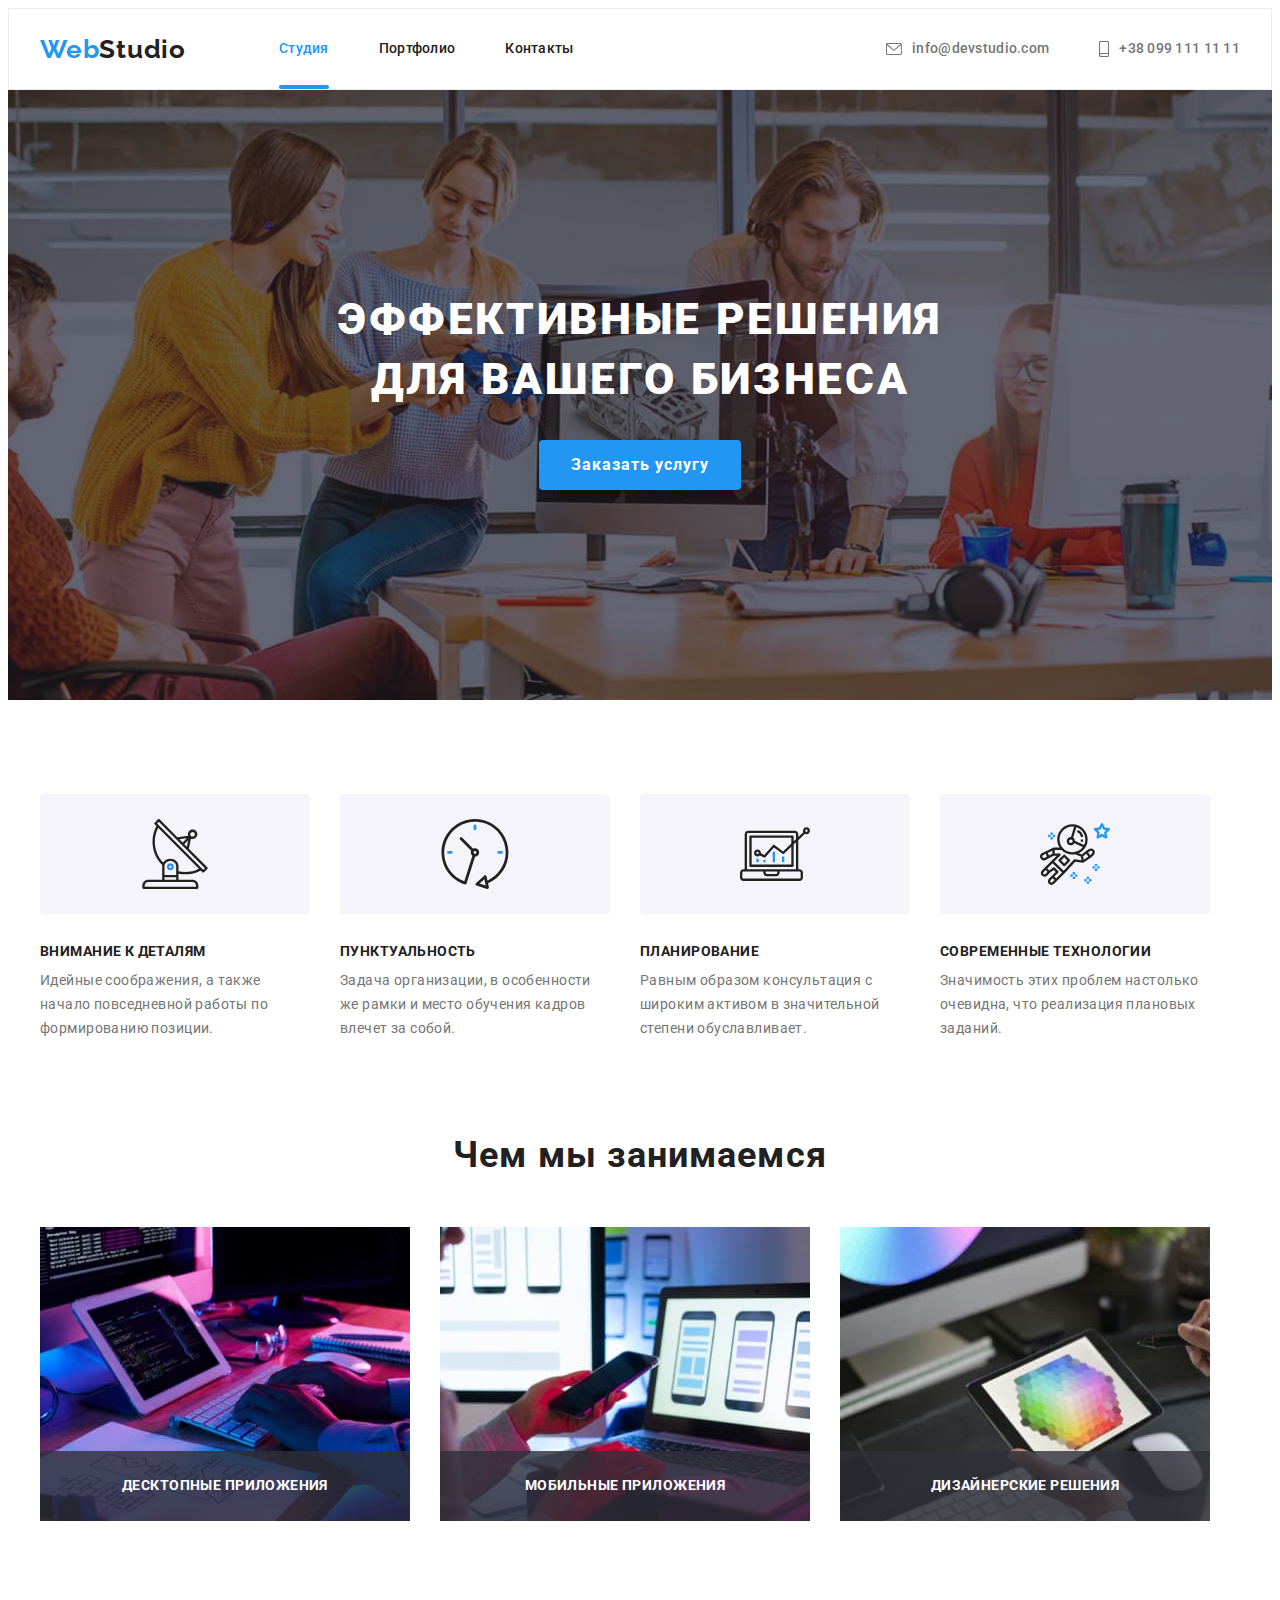
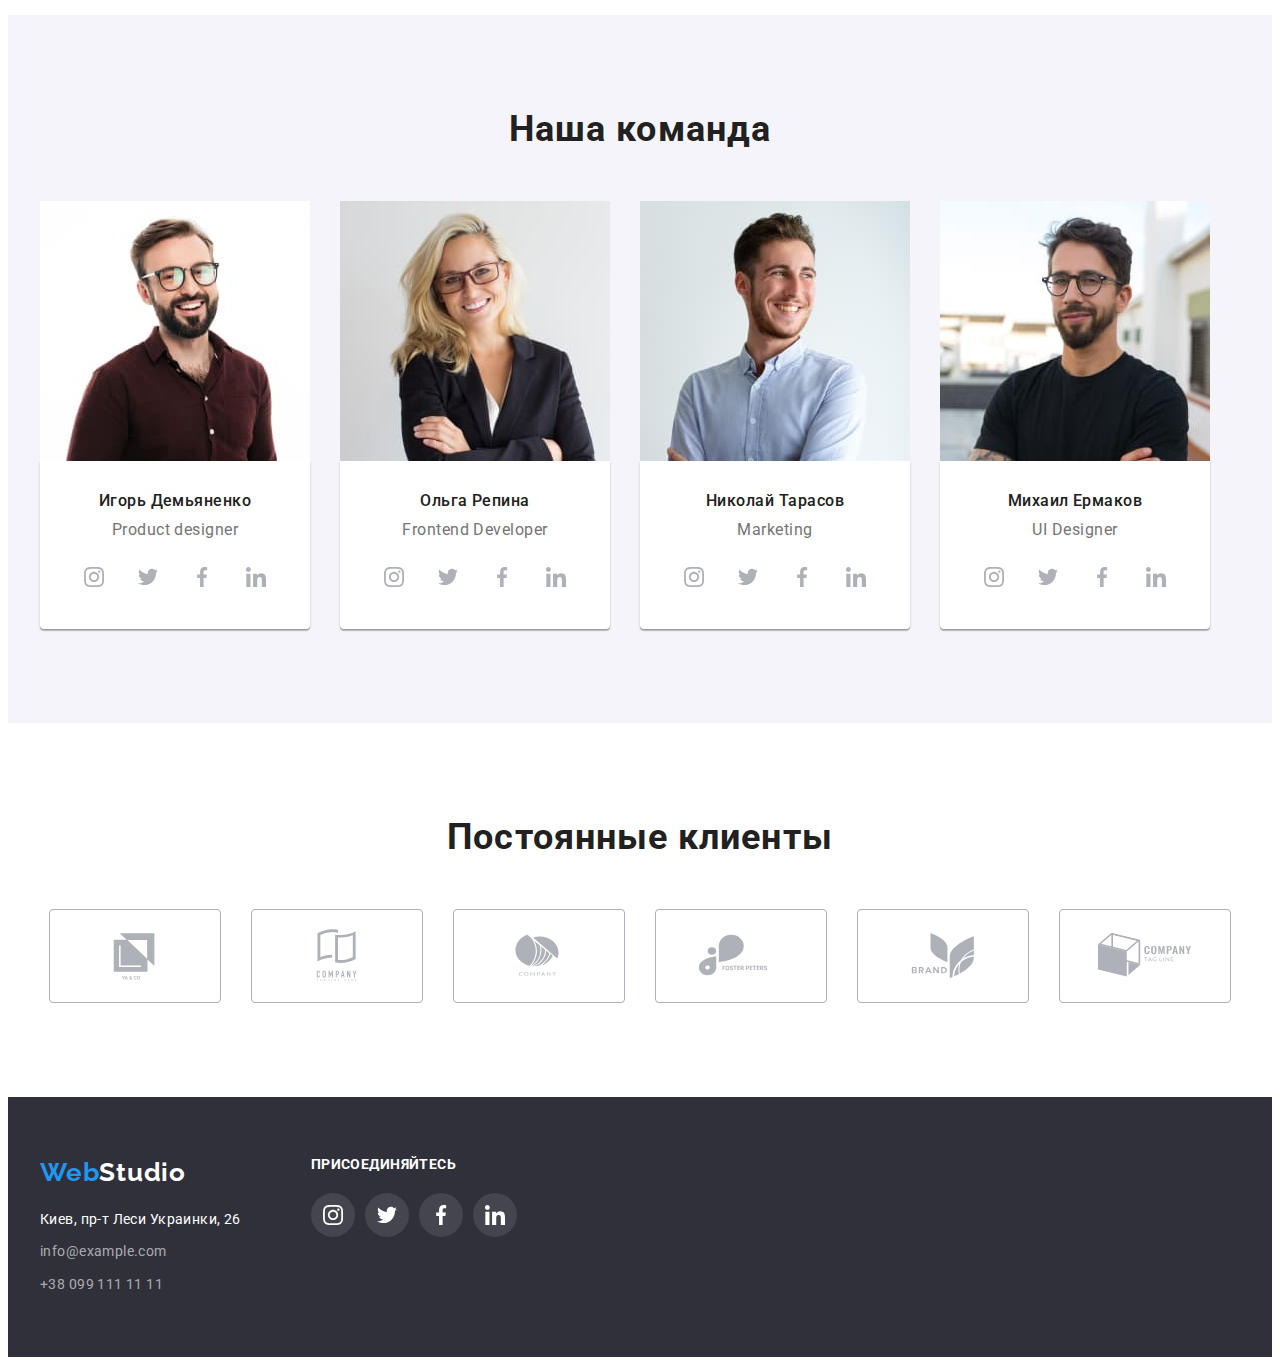
<file: index.html>
<!DOCTYPE html>
<html lang="ru">
  <head>
    <meta charset="UTF-8" />
    <meta http-equiv="X-UA-Compatible" content="IE=edge" />
    <meta name="viewport" content="width=device-width, initial-scale=1.0" />
    <title>WebStudio</title>
    <link rel="preconnect" href="https://fonts.googleapis.com" />
    <link rel="preconnect" href="https://fonts.gstatic.com" crossorigin />
    <link
      href="https://fonts.googleapis.com/css2?family=Raleway:wght@700&family=Roboto:wght@400;500;700;900&display=swap"
      rel="stylesheet"
    />
    <link
      rel="stylesheet"
      href="https://cdnjs.cloudflare.com/ajax/libs/modern-normalize/1.1.0/modern-normalize.min.css"
      integrity="sha512-wpPYUAdjBVSE4KJnH1VR1HeZfpl1ub8YT/NKx4PuQ5NmX2tKuGu6U/JRp5y+Y8XG2tV+wKQpNHVUX03MfMFn9Q=="
      crossorigin="anonymous"
      referrerpolicy="no-referrer"
    />
    <link rel="stylesheet" href="./css/styles.css" />
  </head>
  <body>
    <!-- Хедер -->
    <header class="header">
      <div class="container">
        <a class="header-logo" href="./index.html"
          ><span class="header-web">Web</span>Studio</a
        >
        <nav class="header-nav">
          <ul class="header-list">
            <li class="header-item">
              <a class="header-link current" href="./index.html">Студия</a>
            </li>
            <li class="header-item">
              <a class="header-link" href="./portfolio.html">Портфолио</a>
            </li>
            <li class="header-item">
              <a class="header-link" href="">Контакты</a>
            </li>
          </ul>
        </nav>
        <ul class="header-contacts">
          <li class="header-contacts-item">
            <a class="header-contacts-link" href="mailto:info@devstudio.com">
              <svg class="icon-mail icon" width="16px" height="12px">
                <use href="./images/icons.svg#icon-mail"></use>
              </svg>
              info@devstudio.com
            </a>
          </li>
          <li class="header-contacts-item">
            <a class="header-contacts-link" href="tel:+380991111111">
              <svg class="icon-phone icon" width="10px" height="16px">
                <use href="./images/icons.svg#icon-phone"></use>
              </svg>
              +38 099 111 11 11
            </a>
          </li>
        </ul>
      </div>
    </header>
    <main>
      <!-- Hero -->
      <section class="hero">
        <div class="container">
          <h1 class="hero-title">Эффективные решения для вашего бизнеса</h1>
          <button data-modal-open class="hero-btn" type="button">
            Заказать услугу
          </button>
        </div>
      </section>
      <!-- Наши преимущества -->
      <section class="benefits">
        <div class="container">
          <h2 class="visually-hidden">Наши преимущества</h2>
          <ul class="benefits-list">
            <li class="benefits-list-item">
              <div class="benefits-icon-container">
                <svg class="benefits-icon">
                  <use href="./images/icons.svg#antenna"></use>
                </svg>
              </div>
              <h3 class="benefits-list-title">Внимание к деталям</h3>
              <p class="benefits-list-text">
                Идейные соображения, а также начало повседневной работы по
                формированию позиции.
              </p>
            </li>
            <li class="benefits-list-item">
              <div class="benefits-icon-container">
                <svg class="benefits-icon">
                  <use href="./images/icons.svg#clock"></use>
                </svg>
              </div>
              <h3 class="benefits-list-title">Пунктуальность</h3>
              <p class="benefits-list-text">
                Задача организации, в особенности же рамки и место обучения
                кадров влечет за собой.
              </p>
            </li>
            <li class="benefits-list-item">
              <div class="benefits-icon-container">
                <svg class="benefits-icon">
                  <use href="./images/icons.svg#diagram"></use>
                </svg>
              </div>
              <h3 class="benefits-list-title">Планирование</h3>
              <p class="benefits-list-text">
                Равным образом консультация с широким активом в значительной
                степени обуславливает.
              </p>
            </li>
            <li class="benefits-list-item">
              <div class="benefits-icon-container">
                <svg class="benefits-icon">
                  <use href="./images/icons.svg#astronaut"></use>
                </svg>
              </div>
              <h3 class="benefits-list-title">Современные технологии</h3>
              <p class="benefits-list-text">
                Значимость этих проблем настолько очевидна, что реализация
                плановых заданий.
              </p>
            </li>
          </ul>
        </div>
      </section>
      <!-- Чем мы занимаемся -->
      <section class="cases">
        <div class="container">
          <h2 class="cases-title">Чем мы занимаемся</h2>
          <ul class="cases-list">
            <li class="cases-list-item">
              <img src="./images/code.jpg" alt="Написание кода" width="370" />
              <h3 class="cases-list-title">Десктопные приложения</h3>
            </li>
            <li class="cases-list-item">
              <img
                src="./images/app.jpg"
                alt="Поддержка мобильных приложений"
                width="370"
              />
              <h3 class="cases-list-title">Мобильные приложения</h3>
            </li>
            <li class="cases-list-item">
              <img src="./images/tablet.jpg" alt="Дизайн" width="370" />
              <h3 class="cases-list-title">Дизайнерские решения</h3>
            </li>
          </ul>
        </div>
      </section>
      <!-- Команда -->
      <section class="team">
        <div class="container">
          <h2 class="team-title">Наша команда</h2>
          <ul class="team-list">
            <li class="team-list-item">
              <img
                src="./images/ihor.jpg"
                alt="фото Игорь Демьяненко"
                width="270"
              />
              <div class="team-container">
                <h3 class="team-name">Игорь Демьяненко</h3>
                <p class="team-position">Product designer</p>
                <ul class="team-social-links">
                  <li class="team-social-item">
                    <a class="team-social-link" href="">
                      <svg class="team-icon">
                        <use href="./images/icons.svg#instagram"></use>
                      </svg>
                    </a>
                  </li>
                  <li class="team-social-item">
                    <a class="team-social-link" href="">
                      <svg class="team-icon">
                        <use href="./images/icons.svg#twitter"></use>
                      </svg>
                    </a>
                  </li>
                  <li class="team-social-item">
                    <a class="team-social-link" href="">
                      <svg class="team-icon">
                        <use href="./images/icons.svg#facebook"></use>
                      </svg>
                    </a>
                  </li>
                  <li class="team-social-item">
                    <a class="team-social-link" href="">
                      <svg class="team-icon">
                        <use href="./images/icons.svg#linkedin"></use>
                      </svg>
                    </a>
                  </li>
                </ul>
              </div>
            </li>

            <li class="team-list-item">
              <img
                src="./images/olha.jpg"
                alt="фото Ольга Репина"
                width="270"
              />
              <div class="team-container">
                <h3 class="team-name">Ольга Репина</h3>
                <p class="team-position">Frontend Developer</p>
                <ul class="team-social-links">
                  <li class="team-social-item">
                    <a class="team-social-link" href="">
                      <svg class="team-icon">
                        <use href="./images/icons.svg#instagram"></use>
                      </svg>
                    </a>
                  </li>
                  <li class="team-social-item">
                    <a class="team-social-link" href="">
                      <svg class="team-icon">
                        <use href="./images/icons.svg#twitter"></use>
                      </svg>
                    </a>
                  </li>
                  <li class="team-social-item">
                    <a class="team-social-link" href="">
                      <svg class="team-icon">
                        <use href="./images/icons.svg#facebook"></use>
                      </svg>
                    </a>
                  </li>
                  <li class="team-social-item">
                    <a class="team-social-link" href="">
                      <svg class="team-icon">
                        <use href="./images/icons.svg#linkedin"></use>
                      </svg>
                    </a>
                  </li>
                </ul>
              </div>
            </li>
            <li class="team-list-item">
              <img
                src="./images/mykola.jpg"
                alt="фото Николай Тарасов"
                width="270"
              />
              <div class="team-container">
                <h3 class="team-name">Николай Тарасов</h3>
                <p class="team-position">Marketing</p>
                <ul class="team-social-links">
                  <li class="team-social-item">
                    <a class="team-social-link" href="">
                      <svg class="team-icon">
                        <use href="./images/icons.svg#instagram"></use>
                      </svg>
                    </a>
                  </li>
                  <li class="team-social-item">
                    <a class="team-social-link" href="">
                      <svg class="team-icon">
                        <use href="./images/icons.svg#twitter"></use>
                      </svg>
                    </a>
                  </li>
                  <li class="team-social-item">
                    <a class="team-social-link" href="">
                      <svg class="team-icon">
                        <use href="./images/icons.svg#facebook"></use>
                      </svg>
                    </a>
                  </li>
                  <li class="team-social-item">
                    <a class="team-social-link" href="">
                      <svg class="team-icon">
                        <use href="./images/icons.svg#linkedin"></use>
                      </svg>
                    </a>
                  </li>
                </ul>
              </div>
            </li>
            <li class="team-list-item">
              <img
                src="./images/mykhailo.jpg"
                alt="фото Михаила Ермакова"
                width="270"
              />
              <div class="team-container">
                <h3 class="team-name">Михаил Ермаков</h3>
                <p class="team-position">UI Designer</p>
                <ul class="team-social-links">
                  <li class="team-social-item">
                    <a class="team-social-link" href="">
                      <svg class="team-icon">
                        <use href="./images/icons.svg#instagram"></use>
                      </svg>
                    </a>
                  </li>
                  <li class="team-social-item">
                    <a class="team-social-link" href="">
                      <svg class="team-icon">
                        <use href="./images/icons.svg#twitter"></use>
                      </svg>
                    </a>
                  </li>
                  <li class="team-social-item">
                    <a class="team-social-link" href="">
                      <svg class="team-icon">
                        <use href="./images/icons.svg#facebook"></use>
                      </svg>
                    </a>
                  </li>
                  <li class="team-social-item">
                    <a class="team-social-link" href="">
                      <svg class="team-icon">
                        <use href="./images/icons.svg#linkedin"></use>
                      </svg>
                    </a>
                  </li>
                </ul>
              </div>
            </li>
          </ul>
        </div>
      </section>
      <section class="clients">
        <div class="container">
          <h2 class="clients-title">Постоянные клиенты</h2>
          <ul class="clients-list">
            <li class="clients-list-item">
              <a class="clients-list-link" href="">
                <svg class="clients-icon">
                  <use href="./images/icons.svg#icon-yaco"></use>
                </svg>
              </a>
            </li>
            <li class="clients-list-item">
              <a class="clients-list-link" href="">
                <svg class="clients-icon">
                  <use href="./images/icons.svg#icon-tagline"></use>
                </svg>
              </a>
            </li>
            <li class="clients-list-item">
              <a class="clients-list-link" href="">
                <svg class="clients-icon">
                  <use href="./images/icons.svg#icon-company"></use>
                </svg>
              </a>
            </li>
            <li class="clients-list-item">
              <a class="clients-list-link" href="">
                <svg class="clients-icon">
                  <use href="./images/icons.svg#icon-foster"></use>
                </svg>
              </a>
            </li>
            <li class="clients-list-item">
              <a class="clients-list-link" href="">
                <svg class="clients-icon">
                  <use href="./images/icons.svg#icon-brand"></use>
                </svg>
              </a>
            </li>
            <li class="clients-list-item">
              <a class="clients-list-link" href="">
                <svg class="clients-icon">
                  <use href="./images/icons.svg#icon-cotagline"></use>
                </svg>
              </a>
            </li>
          </ul>
        </div>
      </section>
    </main>
    <!-- Футер -->
    <footer class="footer">
      <div class="container footer-container">
        <div class="logo-address">
          <a class="footer-logo" href="./index.html"
            ><span class="footer-web">Web</span>Studio</a
          >
          <address class="address">
            <ul class="address-list">
              <li class="address-item">
                <a
                  class="address-local-link"
                  href="https://goo.gl/maps/RKwU9FnVd64jDv186"
                  target="_blank"
                  rel="noopener noreferrer"
                  >Киев, пр-т Леси Украинки, 26</a
                >
              </li>
              <li class="address-item">
                <a class="address-web-link" href="mailto:info@example.com"
                  >info@example.com</a
                >
              </li>
              <li class="address-item">
                <a class="address-web-link" href="tel:+380991111111"
                  >+38 099 111 11 11</a
                >
              </li>
            </ul>
          </address>
        </div>
        <div class="footer-follow">
          <h2 class="title-follow">Присоединяйтесь</h2>
          <ul class="footer-social-links">
            <li class="footer-social-item">
              <a class="footer-social-link" href="">
                <svg class="footer-icon">
                  <use href="./images/icons.svg#instagram"></use>
                </svg>
              </a>
            </li>
            <li class="footer-social-item">
              <a class="footer-social-link" href="">
                <svg class="footer-icon">
                  <use href="./images/icons.svg#twitter"></use>
                </svg>
              </a>
            </li>
            <li class="footer-social-item">
              <a class="footer-social-link" href="">
                <svg class="footer-icon">
                  <use href="./images/icons.svg#facebook"></use>
                </svg>
              </a>
            </li>
            <li class="footer-social-item">
              <a class="footer-social-link" href="">
                <svg class="footer-icon">
                  <use href="./images/icons.svg#linkedin"></use>
                </svg>
              </a>
            </li>
          </ul>
        </div>
      </div>
    </footer>
    <div data-modal class="backdrop is-hidden">
      <div class="modal">
        <button data-modal-close class="modal-close" type="button">
          <svg class="modal-icon">
            <use href="images/icons.svg#icon-close"></use>
          </svg>
        </button>
      </div>
    </div>
    <script src="./script/modal.js"></script>
  </body>
</html>
</file>
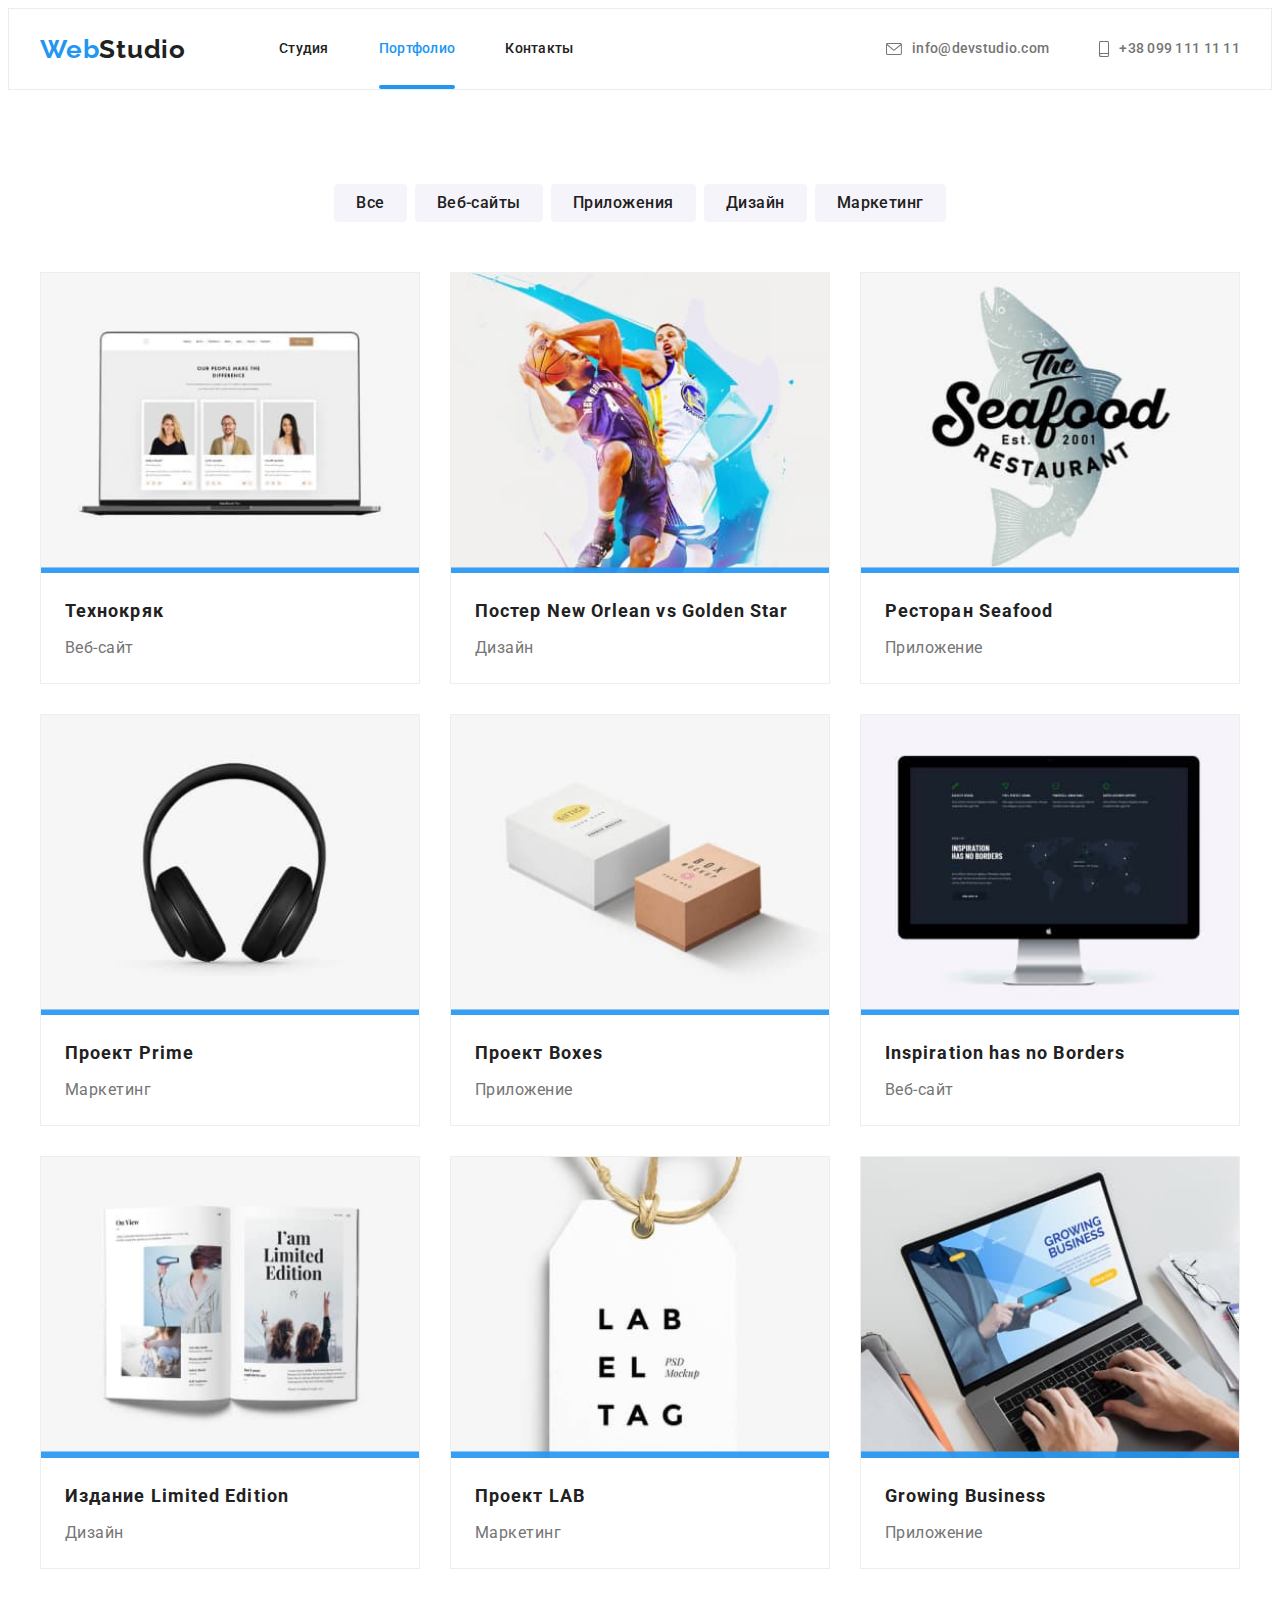
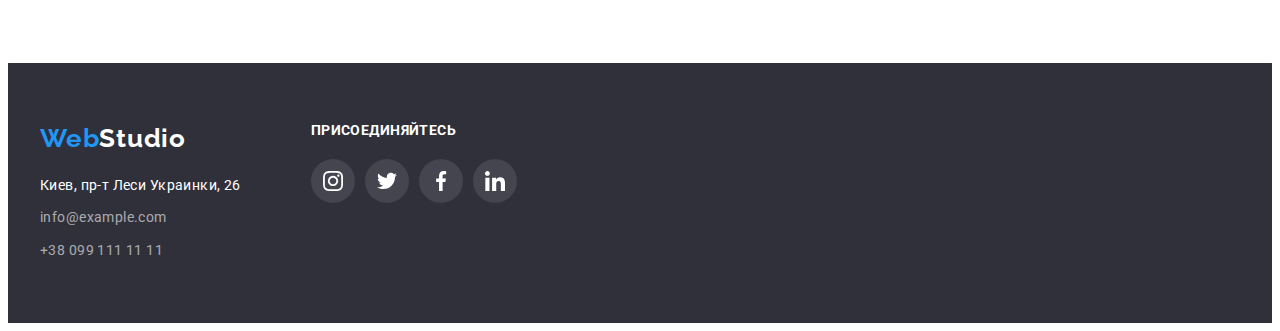
<file: portfolio.html>
<!DOCTYPE html>
<html lang="ru">
  <head>
    <meta charset="UTF-8" />
    <meta http-equiv="X-UA-Compatible" content="IE=edge" />
    <meta name="viewport" content="width=device-width, initial-scale=1.0" />
    <title>Portfolio</title>
    <link rel="preconnect" href="https://fonts.googleapis.com" />
    <link rel="preconnect" href="https://fonts.gstatic.com" crossorigin />
    <link
      href="https://fonts.googleapis.com/css2?family=Raleway:wght@700&family=Roboto:wght@400;500;700;900&display=swap"
      rel="stylesheet"
    />
    <link
      rel="stylesheet"
      href="https://cdnjs.cloudflare.com/ajax/libs/modern-normalize/1.1.0/modern-normalize.min.css"
      integrity="sha512-wpPYUAdjBVSE4KJnH1VR1HeZfpl1ub8YT/NKx4PuQ5NmX2tKuGu6U/JRp5y+Y8XG2tV+wKQpNHVUX03MfMFn9Q=="
      crossorigin="anonymous"
      referrerpolicy="no-referrer"
    />
    <link rel="stylesheet" href="./css/styles.css" />
  </head>
  <body>
    <!-- Хедер -->
    <header class="header">
      <div class="container">
        <a class="header-logo" href="./index.html"
          ><span class="header-web">Web</span>Studio</a
        >
        <nav class="header-nav">
          <ul class="header-list">
            <li class="header-item">
              <a class="header-link" href="./index.html">Студия</a>
            </li>
            <li class="header-item">
              <a class="header-link current" href="./portfolio.html"
                >Портфолио</a
              >
            </li>
            <li class="header-item">
              <a class="header-link" href="">Контакты</a>
            </li>
          </ul>
        </nav>
        <ul class="header-contacts">
          <li class="header-contacts-item">
            <a class="header-contacts-link" href="mailto:info@devstudio.com">
              <svg class="icon-mail icon" width="16px" height="12px">
                <use href="./images/icons.svg#icon-mail"></use>
              </svg>
              info@devstudio.com
            </a>
          </li>
          <li class="header-contacts-item">
            <a class="header-contacts-link" href="tel:+380991111111">
              <svg class="icon-phone icon" width="10px" height="16px">
                <use href="./images/icons.svg#icon-phone"></use>
              </svg>
              +38 099 111 11 11
            </a>
          </li>
        </ul>
      </div>
    </header>
    <section class="portfolio">
      <div class="container">
        <ul class="portfolio-btns">
          <li class="portfolio-item">
            <button type="button" class="portfolio-btn">Все</button>
          </li>
          <li class="portfolio-item">
            <button type="button" class="portfolio-btn">Веб-сайты</button>
          </li>
          <li class="portfolio-item">
            <button type="button" class="portfolio-btn">Приложения</button>
          </li>
          <li class="portfolio-item">
            <button type="button" class="portfolio-btn">Дизайн</button>
          </li>
          <li class="portfolio-item">
            <button type="button" class="portfolio-btn">Маркетинг</button>
          </li>
        </ul>
        <h1 class="visually-hidden">Наше портфолио</h1>
        <ul class="portfolio-list">
          <li class="portfolio-list-item">
            <a class="portfolio-list-link" href=""
              ><div class="portfolio-overlay">
                <img src="./images/laptop.jpg" alt="Ноутбук" width="370" />
                <p class="portfolio-img-text">
                  Технокряк это современная площадка распространения
                  коронавируса. Компании используют эту платформу для цифрового
                  шпионажа и атак на защищённые сервера конкурентов.
                </p>
              </div>
              <div class="text-container">
                <h2 class="portfolio-title">Технокряк</h2>
                <p class="portfolio-text">Веб-сайт</p>
              </div></a
            >
          </li>
          <li class="portfolio-list-item">
            <a class="portfolio-list-link" href=""
              ><div class="portfolio-overlay">
                <img
                  src="./images/poster.jpg"
                  alt="Постер баскетбол"
                  width="370"
                />
                <p class="portfolio-img-text">
                  Технокряк это современная площадка распространения
                  коронавируса. Компании используют эту платформу для цифрового
                  шпионажа и атак на защищённые сервера конкурентов.
                </p>
              </div>
              <div class="text-container">
                <h2 class="portfolio-title">
                  Постер New Orlean vs Golden Star
                </h2>
                <p class="portfolio-text">Дизайн</p>
              </div></a
            >
          </li>
          <li class="portfolio-list-item">
            <a class="portfolio-list-link" href=""
              ><div class="portfolio-overlay">
                <img
                  src="./images/seafoodrest.jpg"
                  alt="Ресторан морской еды"
                  width="370"
                />
                <p class="portfolio-img-text">
                  Технокряк это современная площадка распространения
                  коронавируса. Компании используют эту платформу для цифрового
                  шпионажа и атак на защищённые сервера конкурентов.
                </p>
              </div>
              <div class="text-container">
                <h2 class="portfolio-title">Ресторан Seafood</h2>
                <p class="portfolio-text">Приложение</p>
              </div></a
            >
          </li>
          <li class="portfolio-list-item">
            <a class="portfolio-list-link" href=""
              ><div class="portfolio-overlay">
                <img src="./images/headphones.jpg" alt="Наушники" width="370" />
                <p class="portfolio-img-text">
                  Технокряк это современная площадка распространения
                  коронавируса. Компании используют эту платформу для цифрового
                  шпионажа и атак на защищённые сервера конкурентов.
                </p>
              </div>
              <div class="text-container">
                <h2 class="portfolio-title">Проект Prime</h2>
                <p class="portfolio-text">Маркетинг</p>
              </div></a
            >
          </li>
          <li class="portfolio-list-item">
            <a class="portfolio-list-link" href=""
              ><div class="portfolio-overlay">
                <img src="./images/boxes.jpg" alt="Коробки" width="370" />
                <p class="portfolio-img-text">
                  Технокряк это современная площадка распространения
                  коронавируса. Компании используют эту платформу для цифрового
                  шпионажа и атак на защищённые сервера конкурентов.
                </p>
              </div>
              <div class="text-container">
                <h2 class="portfolio-title">Проект Boxes</h2>
                <p class="portfolio-text">Приложение</p>
              </div></a
            >
          </li>
          <li class="portfolio-list-item">
            <a class="portfolio-list-link" href=""
              ><div class="portfolio-overlay">
                <img src="./images/pc.jpg" alt="Стационарный ПК" width="370" />
                <p class="portfolio-img-text">
                  Технокряк это современная площадка распространения
                  коронавируса. Компании используют эту платформу для цифрового
                  шпионажа и атак на защищённые сервера конкурентов.
                </p>
              </div>
              <div class="text-container">
                <h2 class="portfolio-title">Inspiration has no Borders</h2>
                <p class="portfolio-text">Веб-сайт</p>
              </div></a
            >
          </li>
          <li class="portfolio-list-item">
            <a class="portfolio-list-link" href=""
              ><div class="portfolio-overlay">
                <img src="./images/magazine.jpg" alt="Журнал" width="370" />
                <p class="portfolio-img-text">
                  Технокряк это современная площадка распространения
                  коронавируса. Компании используют эту платформу для цифрового
                  шпионажа и атак на защищённые сервера конкурентов.
                </p>
              </div>
              <div class="text-container">
                <h2 class="portfolio-title">Издание Limited Edition</h2>
                <p class="portfolio-text">Дизайн</p>
              </div></a
            >
          </li>
          <li class="portfolio-list-item">
            <a class="portfolio-list-link" href=""
              ><div class="portfolio-overlay">
                <img src="./images/labeltag.jpg" alt="Эмблема" width="370" />
                <p class="portfolio-img-text">
                  Технокряк это современная площадка распространения
                  коронавируса. Компании используют эту платформу для цифрового
                  шпионажа и атак на защищённые сервера конкурентов.
                </p>
              </div>
              <div class="text-container">
                <h2 class="portfolio-title">Проект LAB</h2>
                <p class="portfolio-text">Маркетинг</p>
              </div></a
            >
          </li>
          <li class="portfolio-list-item">
            <a class="portfolio-list-link" href=""
              ><div class="portfolio-overlay">
                <img
                  src="./images/growingbussines.jpg"
                  alt="Ноутбук"
                  width="370"
                />
                <p class="portfolio-img-text">
                  Технокряк это современная площадка распространения
                  коронавируса. Компании используют эту платформу для цифрового
                  шпионажа и атак на защищённые сервера конкурентов.
                </p>
              </div>
              <div class="text-container">
                <h2 class="portfolio-title">Growing Business</h2>
                <p class="portfolio-text">Приложение</p>
              </div></a
            >
          </li>
        </ul>
      </div>
    </section>
    <footer class="footer">
      <div class="container footer-container">
        <div class="logo-address">
          <a class="footer-logo" href="./index.html"
            ><span class="footer-web">Web</span>Studio</a
          >
          <address class="address">
            <ul class="address-list">
              <li class="address-item">
                <a
                  class="address-local-link"
                  href="https://goo.gl/maps/RKwU9FnVd64jDv186"
                  target="_blank"
                  rel="noopener noreferrer"
                  >Киев, пр-т Леси Украинки, 26</a
                >
              </li>
              <li class="address-item">
                <a class="address-web-link" href="mailto:info@example.com"
                  >info@example.com</a
                >
              </li>
              <li class="address-item">
                <a class="address-web-link" href="tel:+380991111111"
                  >+38 099 111 11 11</a
                >
              </li>
            </ul>
          </address>
        </div>
        <div class="footer-follow">
          <h2 class="title-follow">Присоединяйтесь</h2>
          <ul class="footer-social-links">
            <li class="footer-social-item">
              <a class="footer-social-link" href="">
                <svg class="footer-icon">
                  <use href="./images/icons.svg#instagram"></use>
                </svg>
              </a>
            </li>
            <li class="footer-social-item">
              <a class="footer-social-link" href="">
                <svg class="footer-icon">
                  <use href="./images/icons.svg#twitter"></use>
                </svg>
              </a>
            </li>
            <li class="footer-social-item">
              <a class="footer-social-link" href="">
                <svg class="footer-icon">
                  <use href="./images/icons.svg#facebook"></use>
                </svg>
              </a>
            </li>
            <li class="footer-social-item">
              <a class="footer-social-link" href="">
                <svg class="footer-icon">
                  <use href="./images/icons.svg#linkedin"></use>
                </svg>
              </a>
            </li>
          </ul>
        </div>
      </div>
    </footer>
  </body>
</html>
</file>
<file: css/styles.css>
:root {
  --main-color: #212121;
  --secondary-color: #757575;
  --accent-color: #2196f3;
  --add-color: #ffffff;
  --main-bgc-color: #ffffff;
  --sec-bgc-color: #2f303a;
  --add-bgc-color: #f5f4fa;
  --animation-function: cubic-bezier(0.4, 0, 0.2, 1);
  --animation-duration: 250ms;
}

body {
  font-family: 'Roboto', sans-serif;
  color: var(--main-color);
}
[href] {
  text-decoration: none;
}

ul {
  list-style-type: none;
   margin: 0;
  padding: 0;
}

p,
h1,
h2,
h3,
h4,
h5,
h6 {
  margin: 0;
}

img {
  display: block;
  width: 100%;
  height: auto;
}

/* -------------------Header------------------- */

.container {
  width: 1200px;
  padding-left: 15px;
  padding-right: 15px;
  margin-right: auto;
  margin-left: auto;
 
}

.backdrop {
  position: fixed;
  top:0;
  left:0;
  width: 100vw;
  height: 100vh;
  background-color: rgba(0, 0, 0, 0.2);
  opacity: 1;
  transition: opacity var(--animation-duration) var(--animation-function);
}

.is-hidden {
  opacity: 0;
  visibility: hidden;
  pointer-events: none;
}

.backdrop.is-hidden .modal{
  transform:translate(-50%, -50%);
  height: 2px;
}


.modal {
  position: absolute;
  top: 50%;
  left:50%;
  transform: translate(-50%, -50%);
  
  min-width: 528px;
  height: 581px;
  background-color: var(--main-bgc-color);
  box-shadow: 0px 1px 3px rgba(0, 0, 0, 0.12), 0px 1px 1px rgba(0, 0, 0, 0.14), 0px 2px 1px rgba(0, 0, 0, 0.2);
  border-radius: 4px;

  transition: transform var(--animation-duration) var(--animation-function),
  height var(--animation-duration) var(--animation-function),
  visibility var(--animation-duration) var(--animation-function);
  
}

.modal-close {
  position: absolute;
  top: 8px;
  right: 8px;
  width: 30px;
  height: 30px;
  border-radius: 50%;
  border: 1px solid rgba(0, 0, 0, 0.1);
  background-color:var(--main-bgc-color);
  transition: background-color var(--animation-duration) var(--animation-function),
  color var(--animation-duration) var(--animation-function);
}

.modal-icon {
  width: 11px;
  height: 11px;
  fill: currentColor;
}

.modal-close:hover,
.modal-close:focus {
  background-color:var(--accent-color);
  color:var(--add-color);
}

.header .container {
  display: flex;
  align-items: center;

}
.header {
  font-weight: 500;
  background-color: var(--main-bgc-color);
  border: 1px solid #ECECEC;
}
.header-web {
  color: var(--accent-color);
}
.header-logo {
  font-family: 'Raleway', sans-serif;
  font-weight: 700;
  font-size: 26px;
  line-height: 1.19;
  letter-spacing: 0.03em;
  color: var(--main-color);
  margin-right: 93px;
}

.header-list { 
  display: flex;
}

.header-item:not(:last-child) {
  margin-right: 50px;
}

.header-contacts {
  display: flex;
  margin-left: auto;
}

.header-link {
  display: block;
  font-weight: 500;
  font-size: 14px;
  line-height: 1.14;
  letter-spacing: 0.02em;
  color: var(--main-color);
  padding: 32px 0;

  transition: color var(--animation-duration) var(--animation-function);
}

.header-link:hover,
.header-link:focus {
  color: var(--accent-color);
}

.icon {
  fill: currentColor;
  margin-right: 10px;
}

.header-contacts-item:hover {
  color: var(--accent-color);
}


.header-contacts-link {
  display: flex;
  align-items: center;
  color: var(--secondary-color);
}

.header-contacts-link {
  font-weight: 500;
  font-size: 14px;
  line-height: 1.14;
  letter-spacing: 0.02em;
  transition: color var(--animation-duration) var(--animation-function);
}

.header-contacts-link:hover,
.header-contacts-link:focus {
  color: var(--accent-color);
}

.header-contacts-item:first-child {
  margin-right: 50px;
}
.header-link.current {
  color: var(--accent-color);
}

.header-item {
  position: relative;
}

.header-link.current::after {
  content: "";
  display: block;

  position: absolute;
  bottom: 0;
  left: 0;
  width: 100%;
  height: 4px;
  background-color: var(--accent-color);
  border-radius: 2px;
}

/* --------------Hero-------------- */

.hero {
  background-color: var(--sec-bgc-color);
  background-image: linear-gradient(rgba(47, 48, 58, 0.4),
  rgba(47, 48, 58, 0.4)), url(../images/hero-bg.jpg);
  background-position: center;
  background-repeat: no-repeat;
  background-size: cover;
  text-align: center;
  padding-top: 200px;
  padding-bottom: 210px;
  max-width: 1600px;
  margin-left: auto;
  margin-right: auto;
}

.hero-title {
  font-weight: 900;
  font-size: 44px;
  line-height: 1.36;
 
  letter-spacing: 0.06em;
  text-transform: uppercase;
  color: var(--add-color);
  max-width: 696px;
  margin-left: auto;
  margin-right: auto;

}

.hero-btn {
  font-family: inherit;
  font-weight: 700;
  font-size: 16px;
  line-height: 1.87;
  align-items: center;
  letter-spacing: 0.06em;
  color: var(--add-color);
  background-color: var(--accent-color);
  cursor: pointer;  
  box-shadow: 0px 4px 4px rgba(0, 0, 0, 0.15);
  border-radius: 4px;
  min-width: 200px;
  margin-top: 30px;
  padding:10px 32px;
  border: transparent;
}

/* --------------Benefits-------------- */

.benefits {
  background-color: var(--main-bgc-color);
}
.visually-hidden {
  position: absolute;
  width: 1px;
  height: 1px;
  margin: -1px;
  padding: 0;
  overflow: hidden;
  border: 0;
  clip: rect(0 0 0 0);
}


.benefits-list {
  display:flex;
}

.benefits {
padding-top: 94px;
padding-bottom: 94px;
}

.benefits-icon-container {
  display: flex;
  justify-content: center;
  align-items: center;
  width: 270px;
  height: 120px;
  background-color:var(--add-bgc-color);
  border-radius: 4px;
  margin-bottom: 30px;

}

.benefits-icon {
  height: 70px;
  width: 70px;
}

.benefits-list-item:not(:last-child) {
  margin-right: 30px;
}

.benefits-list-title {
  font-size: 14px;
  line-height: 1.14;
  letter-spacing: 0.03em;
  text-transform: uppercase;
  color: var(--main-color);
  margin-bottom: 10px;
}

.benefits-list-text {
  font-size: 14px;
  line-height: 1.71;
  letter-spacing: 0.03em;
  color: var(--secondary-color);
  width: 270px;
}

/* --------------What we can do-------------- */


.cases {
  background-color: var(--main-bgc-color);
  padding-bottom: 94px;
}

.cases-title {
  font-size: 36px;
  line-height: 1.16;
  text-align: center;
  letter-spacing: 0.03em;
  color: var(--main-color);
  margin-bottom: 50px;
}

.cases-list {
  display: flex;
}

.cases-list-item {
  position: relative;
}

.cases-list-title {
  text-transform: uppercase;
  font-size: 14px;
  line-height: 1.14;
  letter-spacing: 0.03em;
 
  width: 370px;
  height: 70px;
  color: var(--add-color);
  background-color:rgba(47, 48, 58, 0.8);

  position: absolute;
  bottom:0;
  left: 0;

  display: flex;
  justify-content: center;
  align-items: center;
}

.cases-list-item:not(:last-child) {
  margin-right: 30px;
}

/* --------------Our team-------------- */

.team {
  background-color: var(--add-bgc-color);
  padding-top: 94px;
  padding-bottom: 94px;
  
}
.team-title {
  font-size: 36px;
  line-height: 1.16;
  text-align: center;
  letter-spacing: 0.03em;
  color: var(--main-color);
  margin-bottom: 50px;
}

.team-list {
  display: flex;
}

.team-name {
  font-weight: 500;
  font-size: 16px;
  line-height: 1.19;
  text-align: center;
  letter-spacing: 0.03em;
  color: var(--main-color);
  
  margin-bottom: 10px;
}

.team-position {
  font-size: 16px;
  line-height: 1.19;
  text-align: center;
  letter-spacing: 0.03em;
  color: var(--secondary-color);
  margin-bottom: 16px;
}

.team-list-item:not(:last-child) {
  margin-right: 30px
}

.team-container {
  padding-top: 30px;
  padding-bottom: 30px; 
  background-color: var(--main-bgc-color);
  box-shadow: 0px 1px 3px rgba(0, 0, 0, 0.12), 0px 1px 1px rgba(0, 0, 0, 0.14), 0px 2px 1px rgba(0, 0, 0, 0.2);
  border-radius: 0px 0px 4px 4px;
}
.team-social-links {
  display: flex;
  justify-content: center;
}

.team-social-item + .team-social-item {
  margin-left: 10px;
}
.team-social-link {
  display: flex;
  justify-content: center;
  align-items: center;
  width: 44px;
  height: 44px;
  border-radius: 50%;
  color: #AFB1B8;
  transition: color var(--animation-duration) var(--animation-function), 
    background-color var(--animation-duration) var(--animation-function);
}

.team-icon {
  height: 20px;
  width: 20px;
  fill: currentColor;
}

.team-social-link:hover,
.team-social-link:focus {
  color: var(--add-color);
  background-color: var(--accent-color);
}



/* ----------------Clients------------ */
.clients {
  background-color: var(--main-bgc-color);
  padding-bottom: 94px;
  padding-top: 94px;
}
.clients-title {
  font-size: 36px;
  line-height: 1.16;
  text-align: center;
  letter-spacing: 0.03em;
  margin-bottom: 50px;
}

.clients-list {
  display: flex;
  justify-content: center;

}

.clients-list-link {
  width:170px;
  height:92px;
  border: 1px solid #AFB1B8;
  border-radius: 4px;
  display: flex;
  justify-content: center;
  align-items: center;
  color:#AFB1B8;
  transition: color var(--animation-duration) var(--animation-function), 
  border-color var(--animation-duration) var(--animation-function);
}

.clients-list-item:not(:last-child) {
  margin-right: 30px;
}

.clients-icon {
  width: 106px;
  height: 60px;
  fill:currentColor;
}

.clients-list-link:hover,
.clients-list-link:focus  {
color: var(--accent-color);
border-color: var(--accent-color);
}

/* --------------Footer-------------- */

.footer {
  background-color: var(--sec-bgc-color);
  padding-top: 60px;
  padding-bottom: 60px;
}

.footer-logo {
  font-family: 'Raleway', sans-serif;
  font-weight: 700;
  font-size: 26px;
  line-height: 1.19;
  letter-spacing: 0.03em;
  color: var(--add-color);
  display: inline-block;
  margin-bottom: 20px;
}

.footer-web {
  color: var(--accent-color);
}

.footer-container {
  display: flex;
}

.address-item {
  font-style: normal;
  font-size: 14px;
  line-height: 1.71;
  letter-spacing: 0.03em;
}

.address-item:not(:last-child) {
  margin-bottom: 9px;
}

.address-local-link {
  color: var(--add-color);
transition: color var(--animation-duration) var(--animation-function);
}

.address-local-link:hover,
.address-local-link:focus {
  color: var(--accent-color);
}

.address-web-link {
  color: rgba(255, 255, 255, 0.6);
  transition: color var(--animation-duration) var(--animation-function);
}

.address-web-link:hover,
.address-web-link:focus {
  color: var(--accent-color);
}
.footer-follow {
  margin-left: 70px;
}
.title-follow {
  color: var(--add-color);
  font-size: 14px;
  line-height: 1.14;
  letter-spacing: 0.03em;
  text-transform: uppercase;
  margin-bottom: 20px;
}
.footer-social-links {
  display: flex;
  justify-content: center;
}

.footer-social-item + .footer-social-item {
  margin-left: 10px;
}
.footer-social-link {
  display: flex;
  justify-content: center;
  align-items: center;
  width: 44px;
  height: 44px;
  border-radius: 50%;
  color: var(--add-color);
  background-color:rgba(255, 255, 255, 0.1);
  
  transition: background-color var(--animation-duration) var(--animation-function);
}

.footer-icon {
  height: 20px;
  width: 20px;
  fill: currentColor;
}

.footer-social-link:hover,
.footer-social-link:focus {
  background-color: var(--accent-color);
}

/* ----------------Portfolio---------------- */

.portfolio {
  padding-top: 94px;
  padding-bottom: 94px;
  margin-right: auto;
  margin-left: auto;
}

.portfolio-btns {
  display: flex;
  justify-content: center;
 margin-bottom: 50px;
}

.portfolio-item:not(:last-child){
  margin-right: 8px;
}
.portfolio-btn {
  display: inline-block;
  font-family: inherit;
  font-weight: 500;
  font-size: 16px;
  line-height: 1.62;
  text-align: center;
  letter-spacing: 0.03em;
  color: var(--main-color);
  background-color: var(--add-bgc-color);
  cursor: pointer;
  padding: 6px 22px;
  border-radius: 4px;
  border:transparent;

  transition: color var(--animation-duration) var(--animation-function), 
    background-color var(--animation-duration) var(--animation-function),
    box-shadow var(--animation-duration) var(--animation-function);
}

.portfolio-btn:hover,
.portfolio-btn:focus {
  color: var(--add-color);
  background-color: var(--accent-color);
  box-shadow: 0px 3px 1px rgba(0, 0, 0, 0.1), 0px 1px 2px rgba(0, 0, 0, 0.08), 0px 2px 2px rgba(0, 0, 0, 0.12);
}

.portfolio-list {
  
  display: flex;
  flex-wrap: wrap;
  margin-right: -30px;
  margin-bottom: -30px;
}

.portfolio-list-link {
  display: block;
  transition: box-shadow var(--animation-duration) var(--animation-function);
  border: 1px solid #EEEEEE;
}

.portfolio-list-link:hover,
.portfolio-list-link:focus {
box-shadow: 0px 1px 1px rgba(0, 0, 0, 0.12), 0px 4px 4px rgba(0, 0, 0, 0.06), 1px 4px 6px rgba(0, 0, 0, 0.16);
}

.portfolio-list-item {
  flex-basis: calc(100% / 3 - 30px);
  margin-right: 30px;
  margin-bottom: 30px;
  background-color: var(--main-bgc-color);
}

.portfolio-title {
  font-size: 18px;
  line-height: 2;
  letter-spacing: 0.06em;
  color: var(--main-color);
  margin-top: 20px;
}

.portfolio-overlay {
  position: relative;
  overflow: hidden;
}

.portfolio-img-text {
  position: absolute;
  top: 0;
  left: 0;
  
  transform: translateY(100%);

  font-size: 18px;
  line-height: 1.56;
  letter-spacing: 0.03em;
  color: var(--add-color);
  background-color: rgba(33, 150, 243, 0.9);
  padding: 63px 24px;

  transition: transform var(--animation-duration) var(--animation-function)  ;
}

.portfolio-list-link:hover .portfolio-img-text,
.portfolio-list-link:focus .portfolio-img-text{
  transform: translateY(0);
}
.portfolio-text {
  font-size: 16px;
  line-height: 1.87;
  letter-spacing: 0.03em;
  color: var(--secondary-color);
  margin-top: 4px;
}

.text-container {
  padding-left: 24px;
  padding-bottom: 20px;
  
}
</file>
